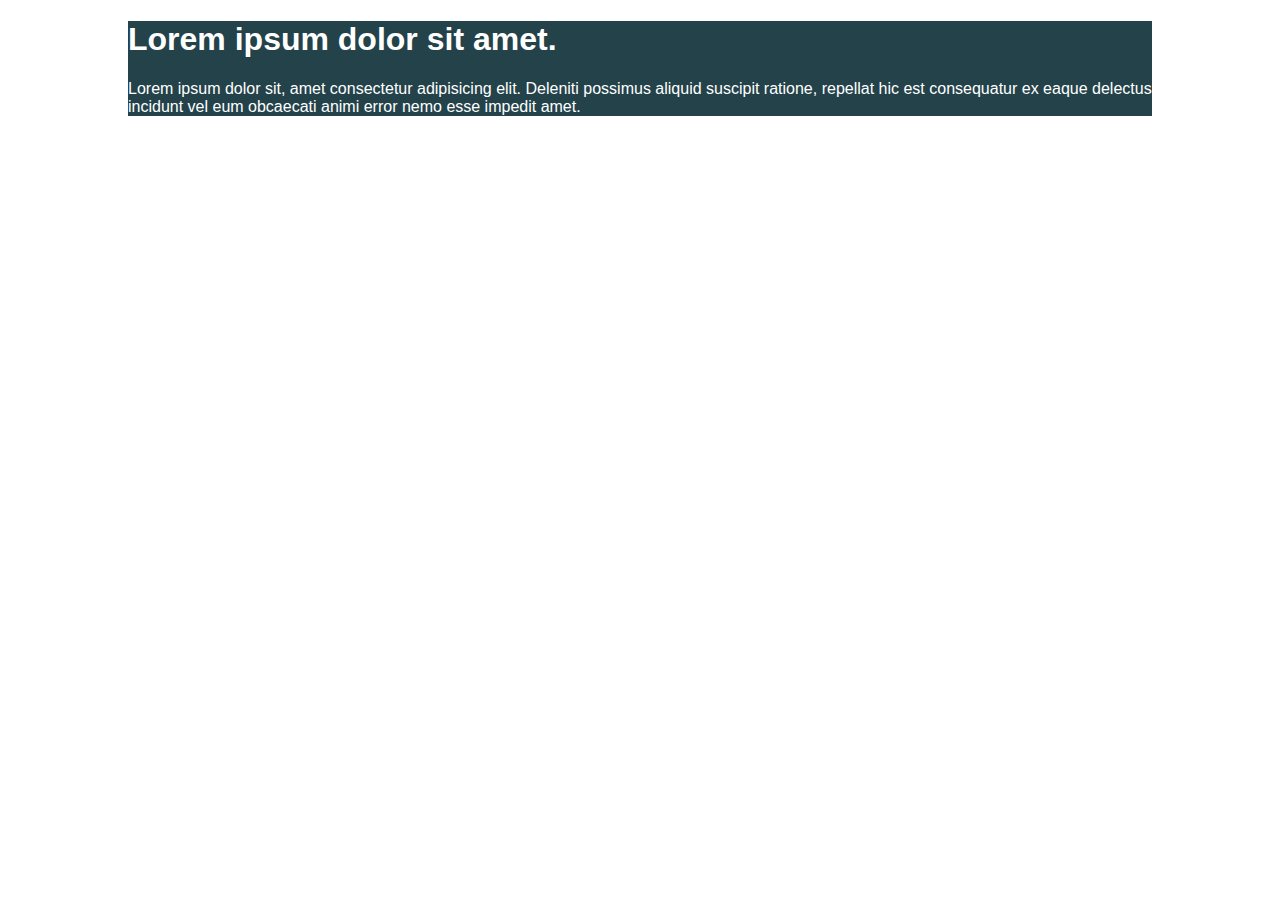
<file: Day 1/index.html>
<!DOCTYPE html>
<html lang="en">
<head>
    <meta charset="UTF-8">
    <meta name="viewport" content="width=device-width, initial-scale=1.0">
    <title>Day 1</title>
    <link rel="stylesheet" href="style.css">
</head>
<body>
    <div class="container">
        <h1>Lorem ipsum dolor sit amet.</h1>
        <p>Lorem ipsum dolor sit, amet consectetur adipisicing elit. Deleniti possimus aliquid suscipit ratione, repellat hic est consequatur ex eaque delectus incidunt vel eum obcaecati animi error nemo esse impedit amet.</p>
    </div>
</body>
</html>
</file>
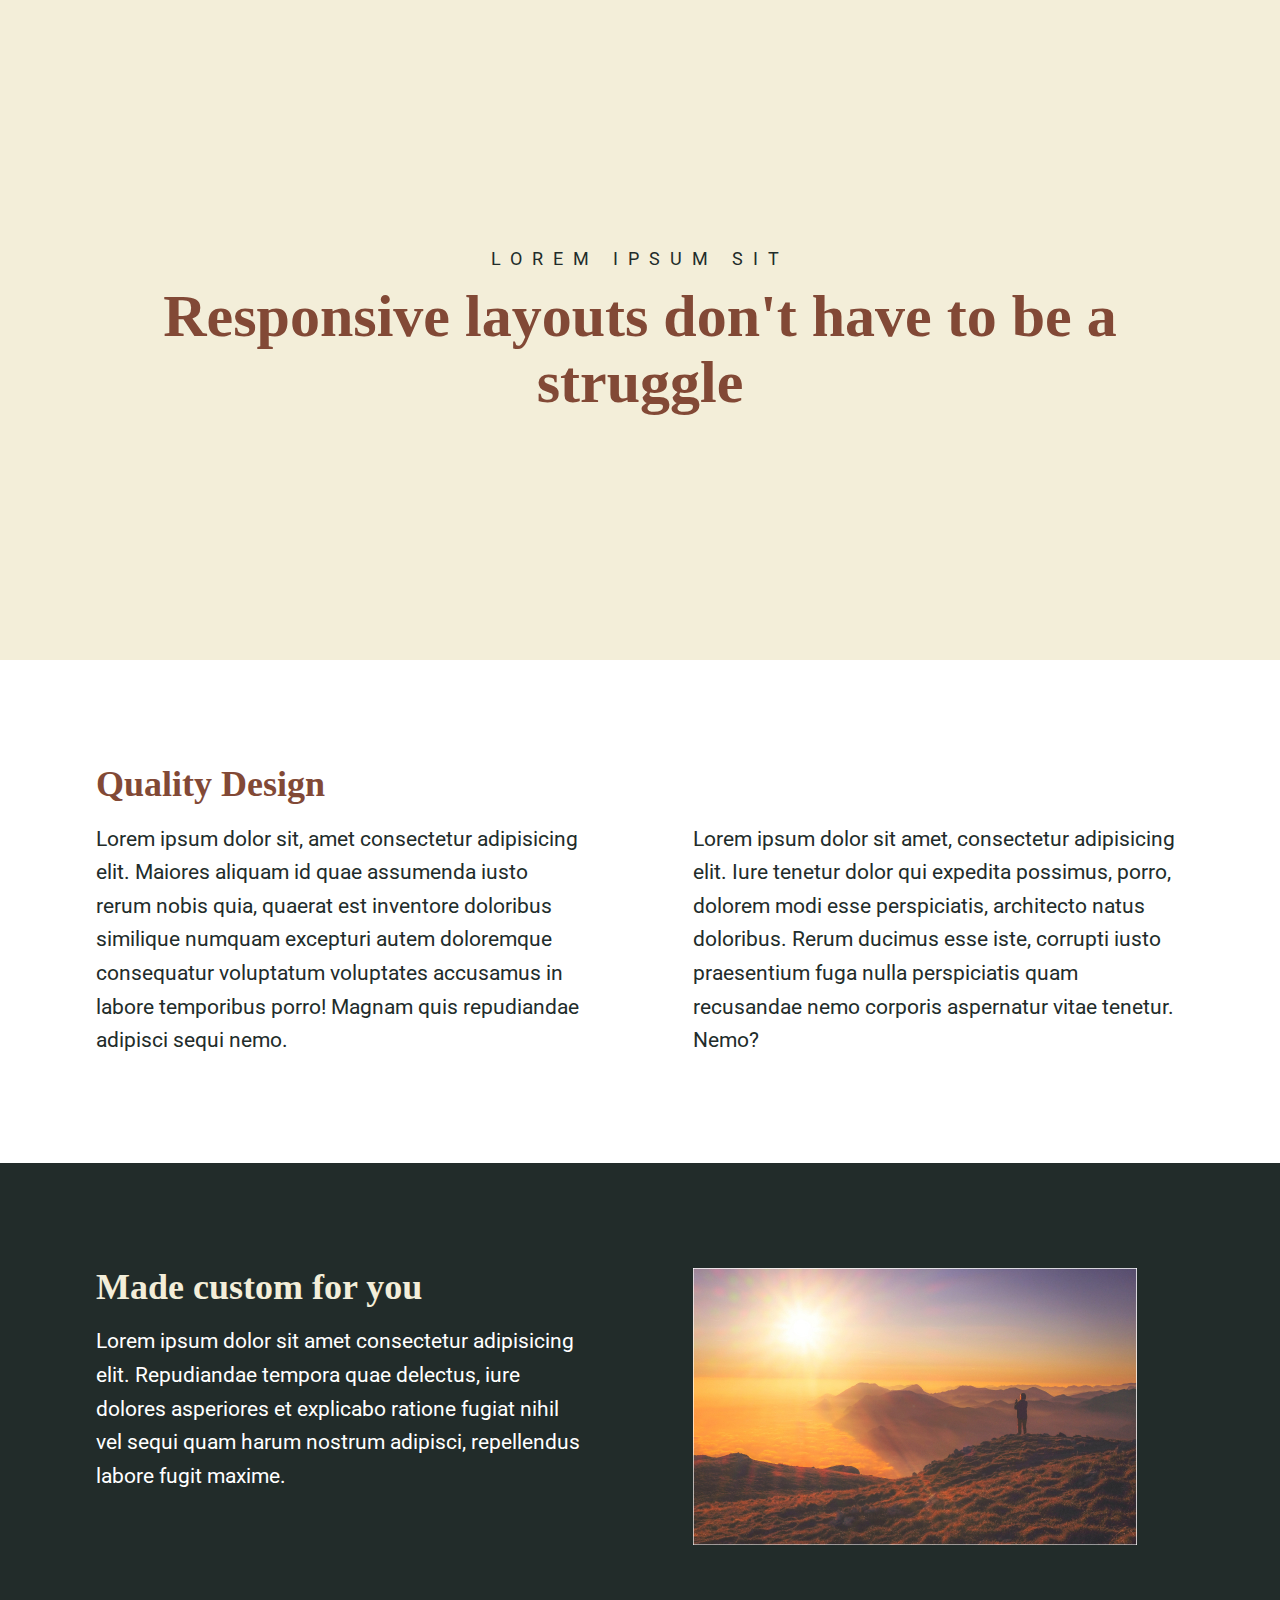
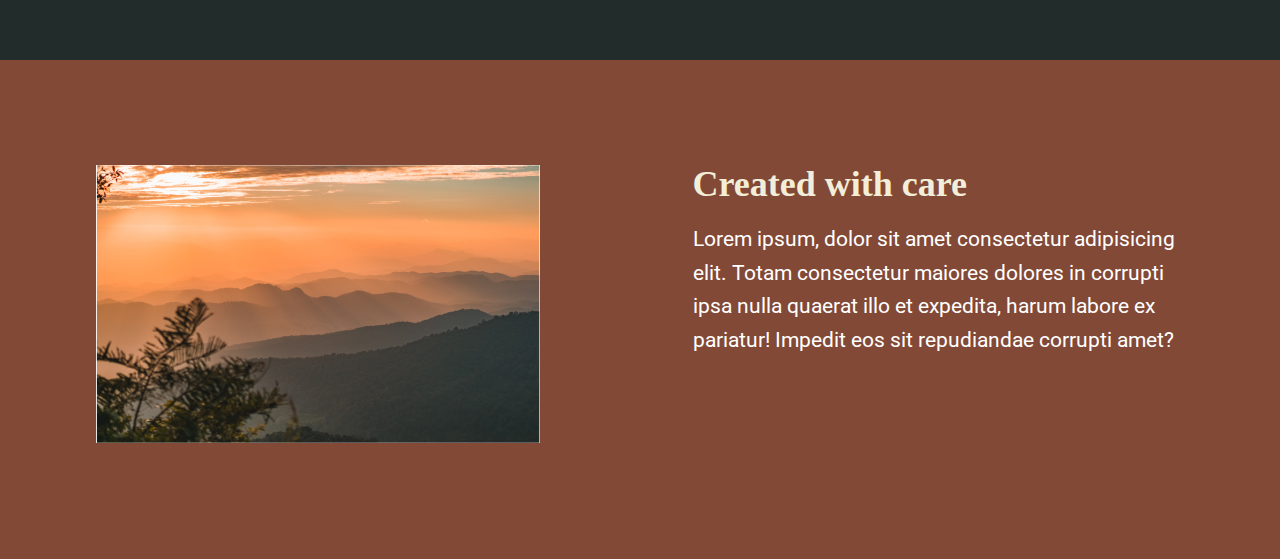
<file: Day 12/index.html>
<!DOCTYPE html>
<html lang="en">
<head>
    <meta charset="UTF-8">
    <meta name="viewport" content="width=device-width, initial-scale=1.0">
    <title>Conquering Responsiveness</title>
    <link rel="stylesheet" href="CSS/style.css">
</head>
<body>
    <section class="intro">
        <div class="container">
            <p class="intro__text">lorem ipsum sit</p>
            <h1 class="intro__title">Responsive layouts don't have to be a struggle</h1>
        </div>
    </section>

    <section class="section-two">
        <div class="container">
            <h2 class="section-title section-title--dark">Quality Design</h2>
            <div class="row">
                <div class="col">
                    <p>Lorem ipsum dolor sit, amet consectetur adipisicing elit. Maiores aliquam id quae assumenda iusto rerum nobis quia, quaerat est inventore doloribus similique numquam excepturi autem doloremque consequatur voluptatum voluptates accusamus in labore temporibus porro! Magnam quis repudiandae adipisci sequi nemo.</p>
                </div>
                <div class="col">
                    <p>Lorem ipsum dolor sit amet, consectetur adipisicing elit. Iure tenetur dolor qui expedita possimus, porro, dolorem modi esse perspiciatis, architecto natus doloribus. Rerum ducimus esse iste, corrupti iusto praesentium fuga nulla perspiciatis quam recusandae nemo corporis aspernatur vitae tenetur. Nemo?</p>
                </div>
            </div>
        </div>
    </section>

    <section class="section-three">
        <div class="container row">
            <div class="col">
                <h2 class="section-title">Made custom for you</h2>
                <p>Lorem ipsum dolor sit amet consectetur adipisicing elit. Repudiandae tempora quae delectus, iure dolores asperiores et explicabo ratione fugiat nihil vel sequi quam harum nostrum adipisci, repellendus labore fugit maxime.</p>
            </div>
            <div class="col">
                <img src="images/image-01.jpg" alt="a sunset over the mountain">
            </div>
        </div>
    </section>

    <section class="section-four">
        <div class="container row">
            <div class="col">
                <img src="images/image-02.jpg" alt="a sunset over a mountain range with tree branches in the foreground">
            </div>
            <div class="col">
                <h2 class="section-title">Created with care</h2>
                <p>Lorem ipsum, dolor sit amet consectetur adipisicing elit. Totam consectetur maiores dolores in corrupti ipsa nulla quaerat illo et expedita, harum labore ex pariatur! Impedit eos sit repudiandae corrupti amet?</p>
            </div>
        </div>
    </section>

</body>
</html>
</file>
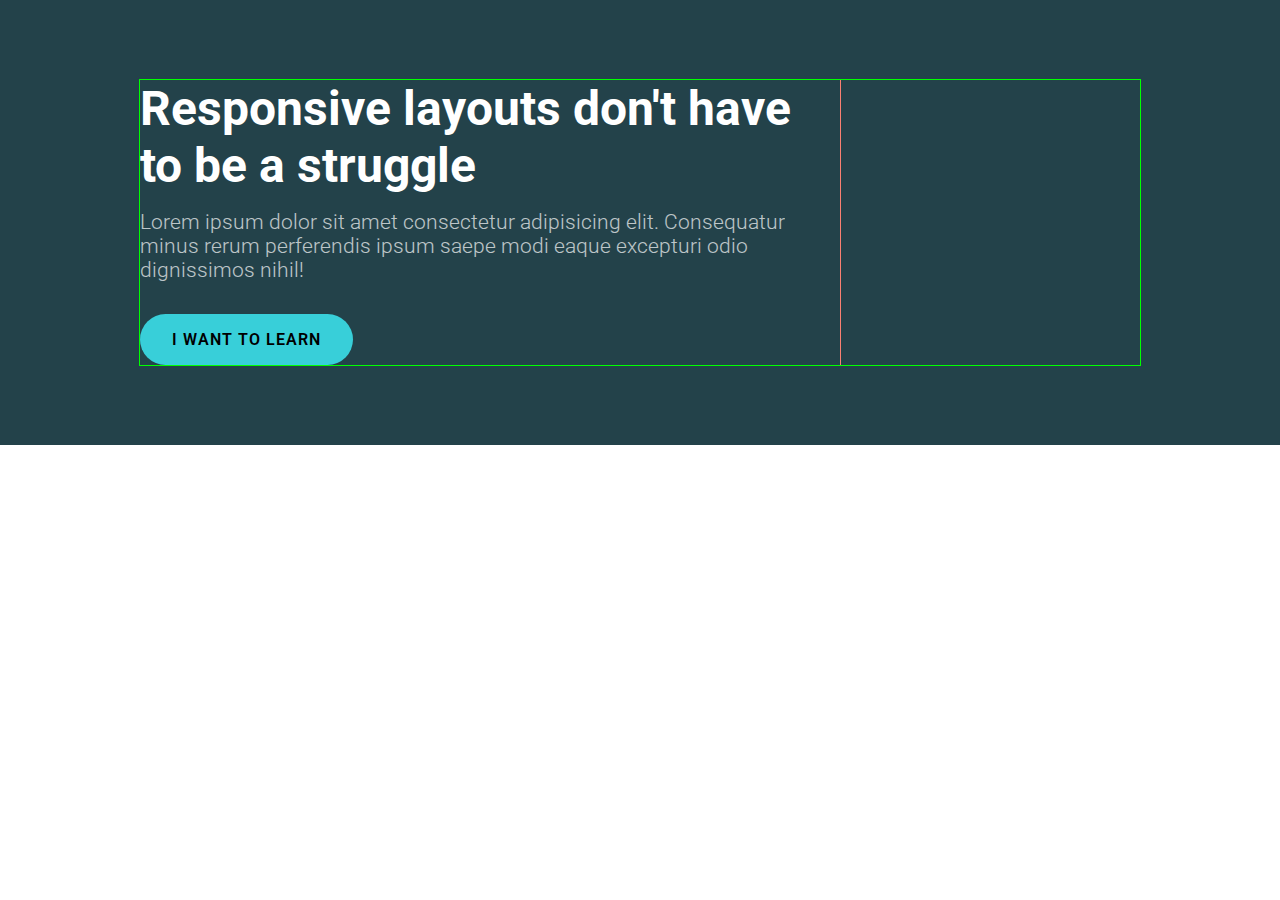
<file: Day 3/index.html>
<!DOCTYPE html>
<html lang="en">
<head>
    <meta charset="UTF-8">
    <meta name="viewport" content="width=device-width, initial-scale=1.0">
    <title>Challenge</title>
    <link rel="stylesheet" href="style.css">
</head>
<body>
    <div class="intro">
        <div class="container">
            <div class="hero-text">
                <h1>Responsive layouts don't have to be a struggle</h1>
                <p>Lorem ipsum dolor sit amet consectetur adipisicing elit. Consequatur minus rerum perferendis ipsum saepe modi eaque excepturi odio dignissimos nihil!</p>
                <a href="#" class="button">I want to learn</a>
            </div>
        </div>
    </div>
</body>
</html>
</file>
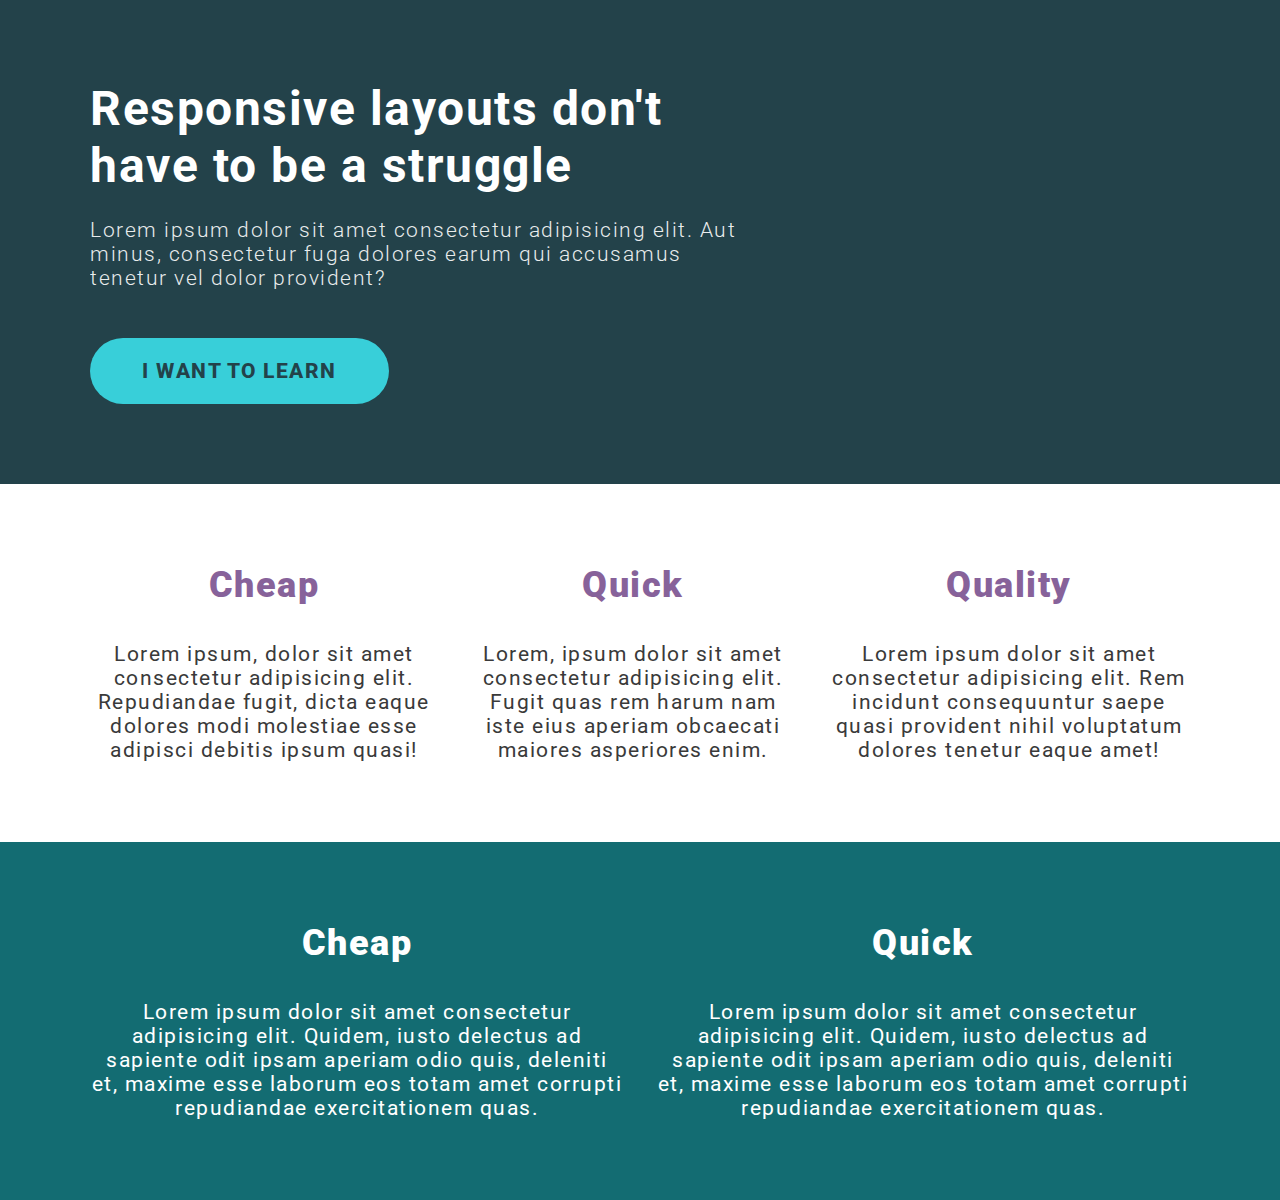
<file: Day 8/index.html>
<!DOCTYPE html>
<html lang="en">
<head>
    <meta charset="UTF-8">
    <meta name="viewport" content="width=device-width, initial-scale=1.0">
    <title>Flexbox Basics</title>
    <link rel="stylesheet" href="style.css">
</head>
<body>
    <div class="hero">
        <div class="container">
            <div class="hero-text">
                <h1>Responsive layouts don't have to be a struggle</h1>
                <p>Lorem ipsum dolor sit amet consectetur adipisicing elit. Aut minus, consectetur fuga dolores earum qui accusamus tenetur vel dolor provident?</p>
                <a href="#" class="button">I want to learn</a>
            </div>
        </div>
    </div>

    <div class="flex-wrapper">
        <div class="container">
            <div class="row">
                <div class="col">
                    <h2>Cheap</h2>
                    <p>Lorem ipsum, dolor sit amet consectetur adipisicing elit. Repudiandae fugit, dicta eaque dolores modi molestiae esse adipisci debitis ipsum quasi!</p>
                </div>

                <div class="col">
                    <h2>Quick</h2>
                    <p>Lorem, ipsum dolor sit amet consectetur adipisicing elit. Fugit quas rem harum nam iste eius aperiam obcaecati maiores asperiores enim.</p>
                </div>

                <div class="col">
                    <h2>Quality</h2>
                    <p>Lorem ipsum dolor sit amet consectetur adipisicing elit. Rem incidunt consequuntur saepe quasi provident nihil voluptatum dolores tenetur eaque amet!</p>
                </div>
            </div>
        </div>
    </div>

    <div class="wrapper">
        <div class="container">
            <div class="row">
                <div class="col">
                    <h2>Cheap</h2>
                    <p>Lorem ipsum dolor sit amet consectetur adipisicing elit. Quidem, iusto delectus ad sapiente odit ipsam aperiam odio quis, deleniti et, maxime esse laborum eos totam amet corrupti repudiandae exercitationem quas.</p>
                </div>

                <div class="col">
                    <h2>Quick</h2>
                    <p>Lorem ipsum dolor sit amet consectetur adipisicing elit. Quidem, iusto delectus ad sapiente odit ipsam aperiam odio quis, deleniti et, maxime esse laborum eos totam amet corrupti repudiandae exercitationem quas.</p>
                </div>
            </div>
        </div>
    </div>
</body>
</html>
</file>
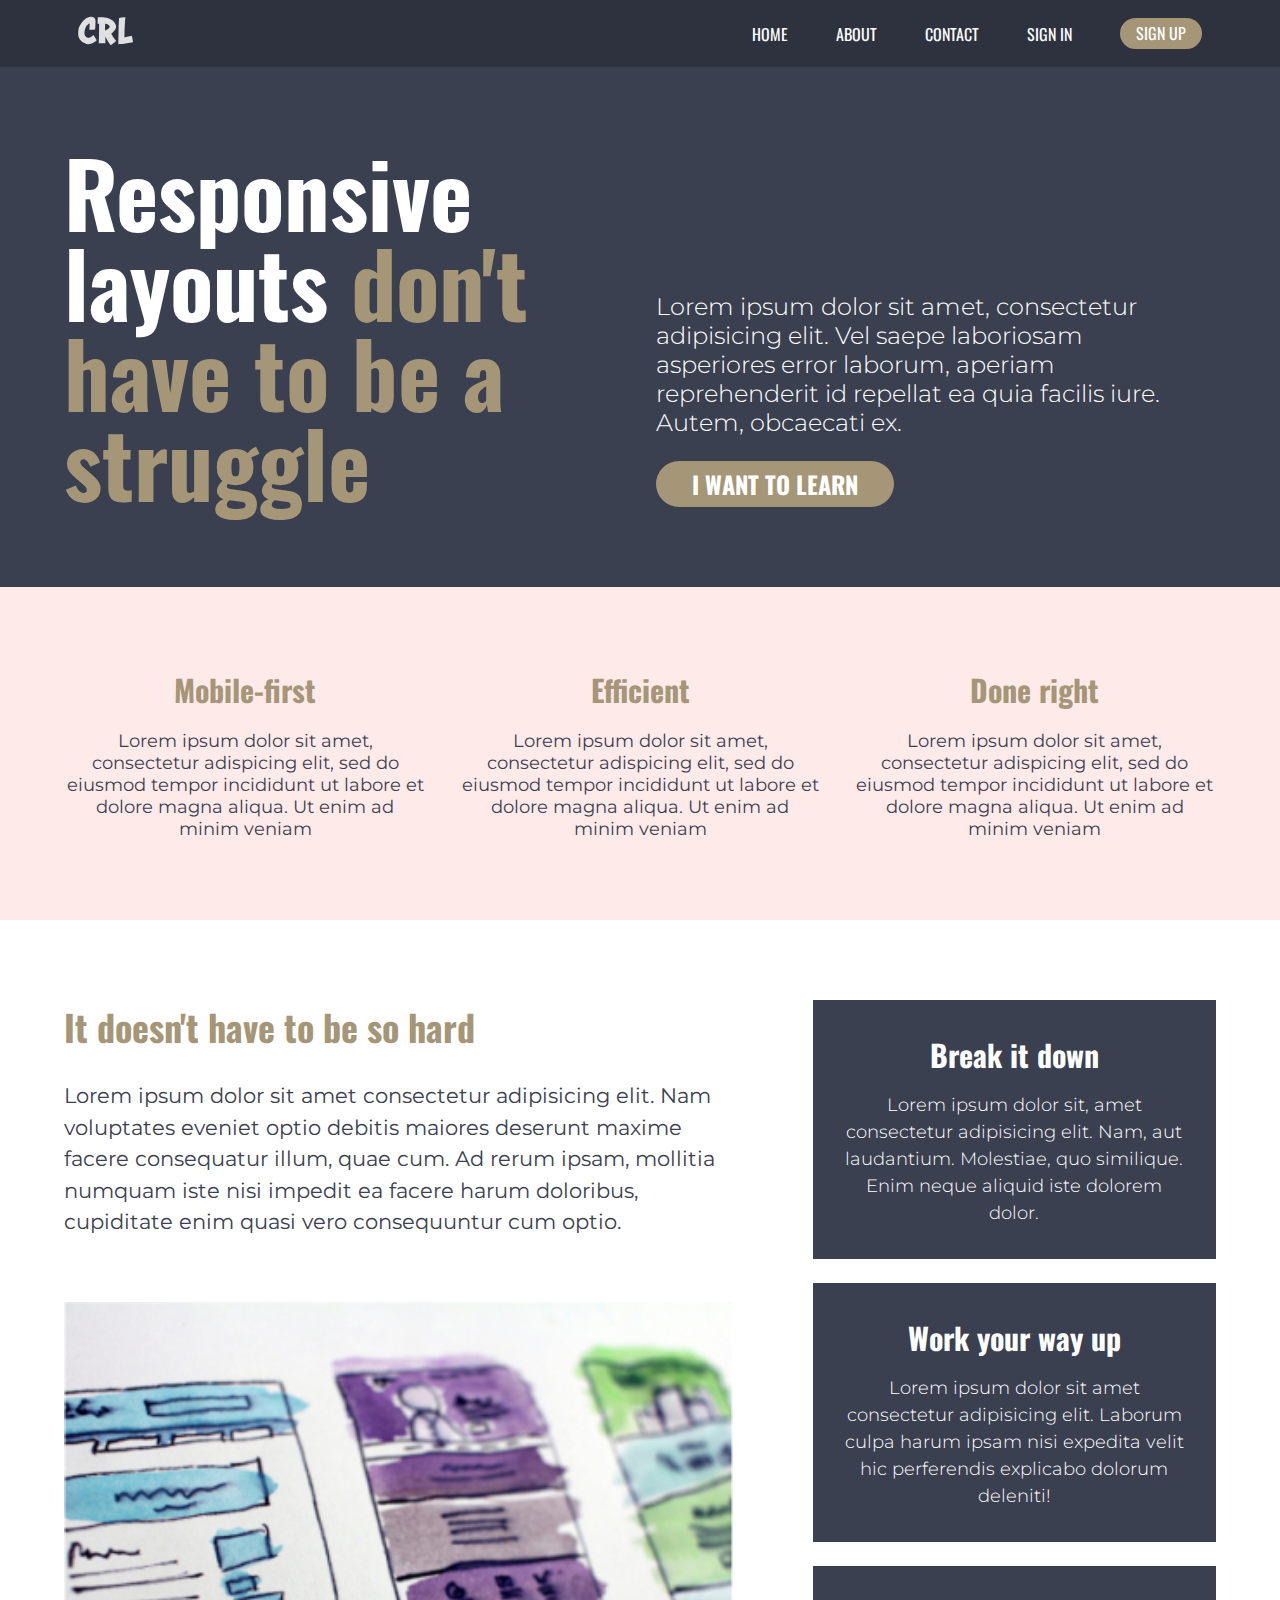
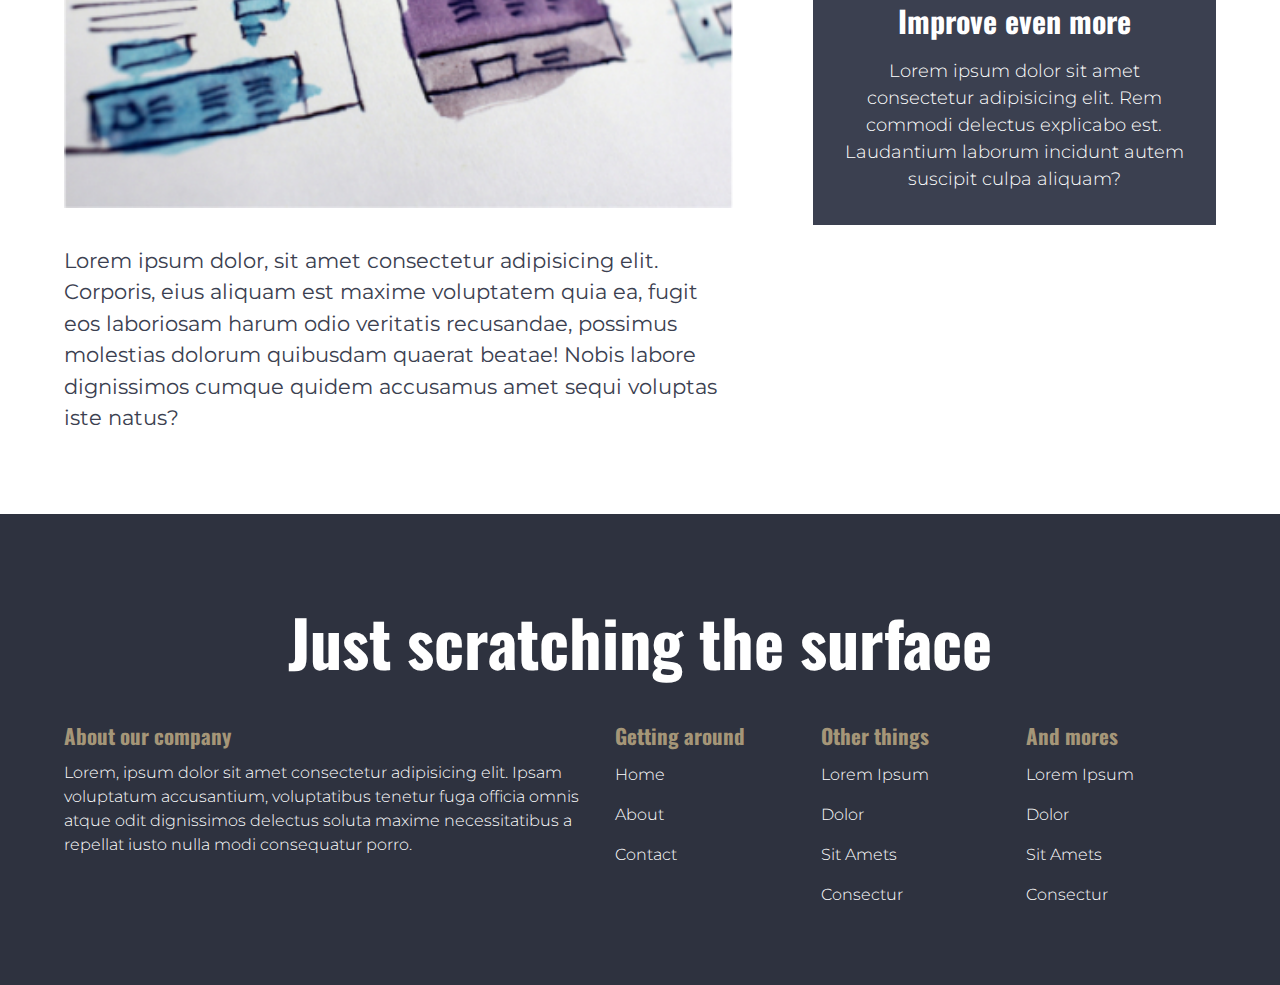
<file: Final Challenge/index.html>
<!DOCTYPE html>
<html lang="en">
<head>
    <meta charset="UTF-8">
    <meta name="viewport" content="width=device-width, initial-scale=1.0">
    <title>Responsive Layout Challenge</title>
    <link rel="stylesheet" href="CSS/style.css">
</head>
<body>
    <header class="header">
        <div class="wrapper">
            <div class="row gap">
                <div class="left__section">
                    <img src="images/logo.svg" alt="logo" class="logo">
                </div>
                <div class="right__section">
                    <ul class="nav-row">
                        <li><a href="#">Home</a></li>
                        <li><a href="#">About</a></li>
                        <li><a href="#">Contact</a></li>
                        <li><a href="#">Sign In</a></li>
                        <li><a href="#" class="signup">Sign up</a></li>   
                    </ul>
                </div>
            </div>
        </div>
    </header>
    <section class="section-one">
        <div class="wrapper row gap">
            <div class="col">
                <h1 class="title">Responsive layouts <span class="accent">don't have to be a struggle</span></h1>
            </div>
            <div class="col right">
                <p class="sub-title">Lorem ipsum dolor sit amet, consectetur adipisicing elit. Vel saepe laboriosam asperiores error laborum, aperiam reprehenderit id repellat ea quia facilis iure. Autem, obcaecati ex.</p>
                <h3 class="learn"> I want to learn</h3>
            </div>
        </div>
    </section>

    <section class="section-two">
        <div class="wrapper row">
            <div class="col1">
                <h4 class="secton-two__title">Mobile-first</h4>
                <p class="section-two__sub-title">Lorem ipsum dolor sit amet, consectetur adispicing elit, sed do eiusmod tempor incididunt ut labore et dolore magna aliqua. Ut enim ad minim veniam</p>
            </div>
            <div class="col2">
                <h4 class="secton-two__title">Efficient</h4>
                <p class="section-two__sub-title">Lorem ipsum dolor sit amet, consectetur adispicing elit, sed do eiusmod tempor incididunt ut labore et dolore magna aliqua. Ut enim ad minim veniam</p>
            </div>
            <div class="col3">
                <h4 class="secton-two__title">Done right</h4>
                <p class="section-two__sub-title">Lorem ipsum dolor sit amet, consectetur adispicing elit, sed do eiusmod tempor incididunt ut labore et dolore magna aliqua. Ut enim ad minim veniam</p>
            </div>
        </div>
    </section>

    <section class="section-three">
        <div class="wrapper">
            <div class="section-wrapper">
                <div class="left-section">
                    <h2 class="section__title">It doesn't have to be so hard</h2>
                    <p class="section__description">Lorem ipsum dolor sit amet consectetur adipisicing elit. Nam voluptates eveniet optio debitis maiores deserunt maxime facere consequatur illum, quae cum. Ad rerum ipsam, mollitia numquam iste nisi impedit ea facere harum doloribus, cupiditate enim quasi vero consequuntur cum optio.</p>
                    <img src="images/hero-img.jpg" alt="" class="wireframe">
                    <p class="section__description no-margin">Lorem ipsum dolor, sit amet consectetur adipisicing elit. Corporis, eius aliquam est maxime voluptatem quia ea, fugit eos laboriosam harum odio veritatis recusandae, possimus molestias dolorum quibusdam quaerat beatae! Nobis labore dignissimos cumque quidem accusamus amet sequi voluptas iste natus?</p>
                </div>
                <div class="right-section">
                    <div class="container">
                        <h2 class="container__title">Break it down</h2>
                        <p class="container__description">Lorem ipsum dolor sit, amet consectetur adipisicing elit. Nam, aut laudantium. Molestiae, quo similique. Enim neque aliquid iste dolorem dolor.</p>
                    </div>
                    <div class="container">
                        <h2 class="container__title">Work your way up</h2>
                        <p class="container__description">Lorem ipsum dolor sit amet consectetur adipisicing elit. Laborum culpa harum ipsam nisi expedita velit hic perferendis explicabo dolorum deleniti!</p>
                    </div>
                    <div class="container">
                        <h2 class="container__title">Improve even more</h2>
                        <p class="container__description">Lorem ipsum dolor sit amet consectetur adipisicing elit. Rem commodi delectus explicabo est. Laudantium laborum incidunt autem suscipit culpa aliquam?</p>
                    </div>
                </div>
            </div>
        </div>
    </section>

    <footer class="footer">
        <div class="wrapper">
            <div class="footer-section">
                <h1 class="footer-title">Just scratching the surface</h1>
                <div class="footer-wrapper">
                    <div class="footer-container">
                        <h3 class="footer-container__title">About our company</h3>
                        <p class="footer-container__description">Lorem, ipsum dolor sit amet consectetur adipisicing elit. Ipsam voluptatum accusantium, voluptatibus tenetur fuga officia omnis atque odit dignissimos delectus soluta maxime necessitatibus a repellat iusto nulla modi consequatur porro.</p>
                    </div>

                    <div class="footer-container">
                        <h3 class="footer-container__title">Getting around</h3>
                        <ul class="footer-row">
                            <li><a href="#">Home</a></li>
                            <li><a href="#">About</a></li>
                            <li><a href="#">Contact</a></li>
                        </ul>
                    </div>

                    <div class="footer-container">
                        <h3 class="footer-container__title">Other things</h3>
                        <ul class="footer-row">
                            <li><a href="#">Lorem ipsum</a></li>
                            <li><a href="#">Dolor</a></li>
                            <li><a href="#">sit amets</a></li>
                            <li><a href="#">consectur</a></li>
                        </ul>
                    </div>

                    <div class="footer-container">
                        <h3 class="footer-container__title">And mores</h3>
                        <ul class="footer-row">
                            <li><a href="#">Lorem ipsum</a></li>
                            <li><a href="#">Dolor</a></li>
                            <li><a href="#">sit amets</a></li>
                            <li><a href="#">consectur</a></li>
                        </ul>
                    </div>
                </div>
            </div>
        </div>
    </footer>
</body>
</html>
</file>
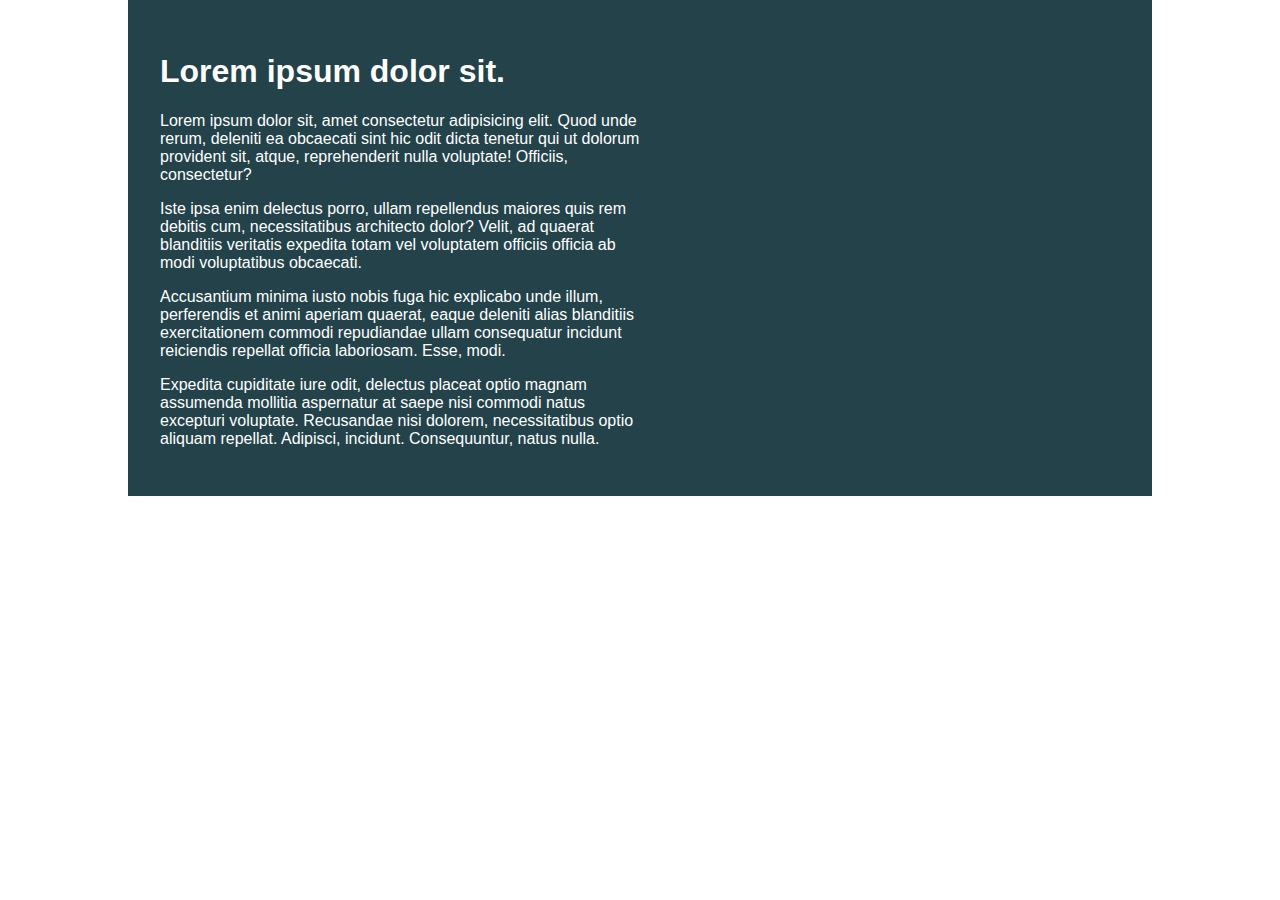
<file: Day 1/challenge01/index.html>
<!DOCTYPE html>
<html lang="en">

<head>
    <meta charset="UTF-8">
    <meta name="viewport" content="width=device-width, initial-scale=1.0">
    <title>Day 01</title>

    <link rel="stylesheet" href="style.css">
</head>

<body>
    <div class="container">
        <div class="intro-content">
            <h1>Lorem ipsum dolor sit.</h1>
            <p>Lorem ipsum dolor sit, amet consectetur adipisicing elit. Quod unde rerum, deleniti ea obcaecati sint hic
                odit dicta tenetur qui ut dolorum provident sit, atque, reprehenderit nulla voluptate! Officiis,
                consectetur?</p>
            <p>Iste ipsa enim delectus porro, ullam repellendus maiores quis rem debitis cum, necessitatibus architecto
                dolor? Velit, ad quaerat blanditiis veritatis expedita totam vel voluptatem officiis officia ab modi
                voluptatibus obcaecati.</p>
            <p>Accusantium minima iusto nobis fuga hic explicabo unde illum, perferendis et animi aperiam quaerat, eaque
                deleniti alias blanditiis exercitationem commodi repudiandae ullam consequatur incidunt reiciendis
                repellat officia laboriosam. Esse, modi.</p>
            <p>Expedita cupiditate iure odit, delectus placeat optio magnam assumenda mollitia aspernatur at saepe nisi
                commodi natus excepturi voluptate. Recusandae nisi dolorem, necessitatibus optio aliquam repellat.
                Adipisci, incidunt. Consequuntur, natus nulla.</p>
        </div>
    </div>
</body>

</html>
</file>
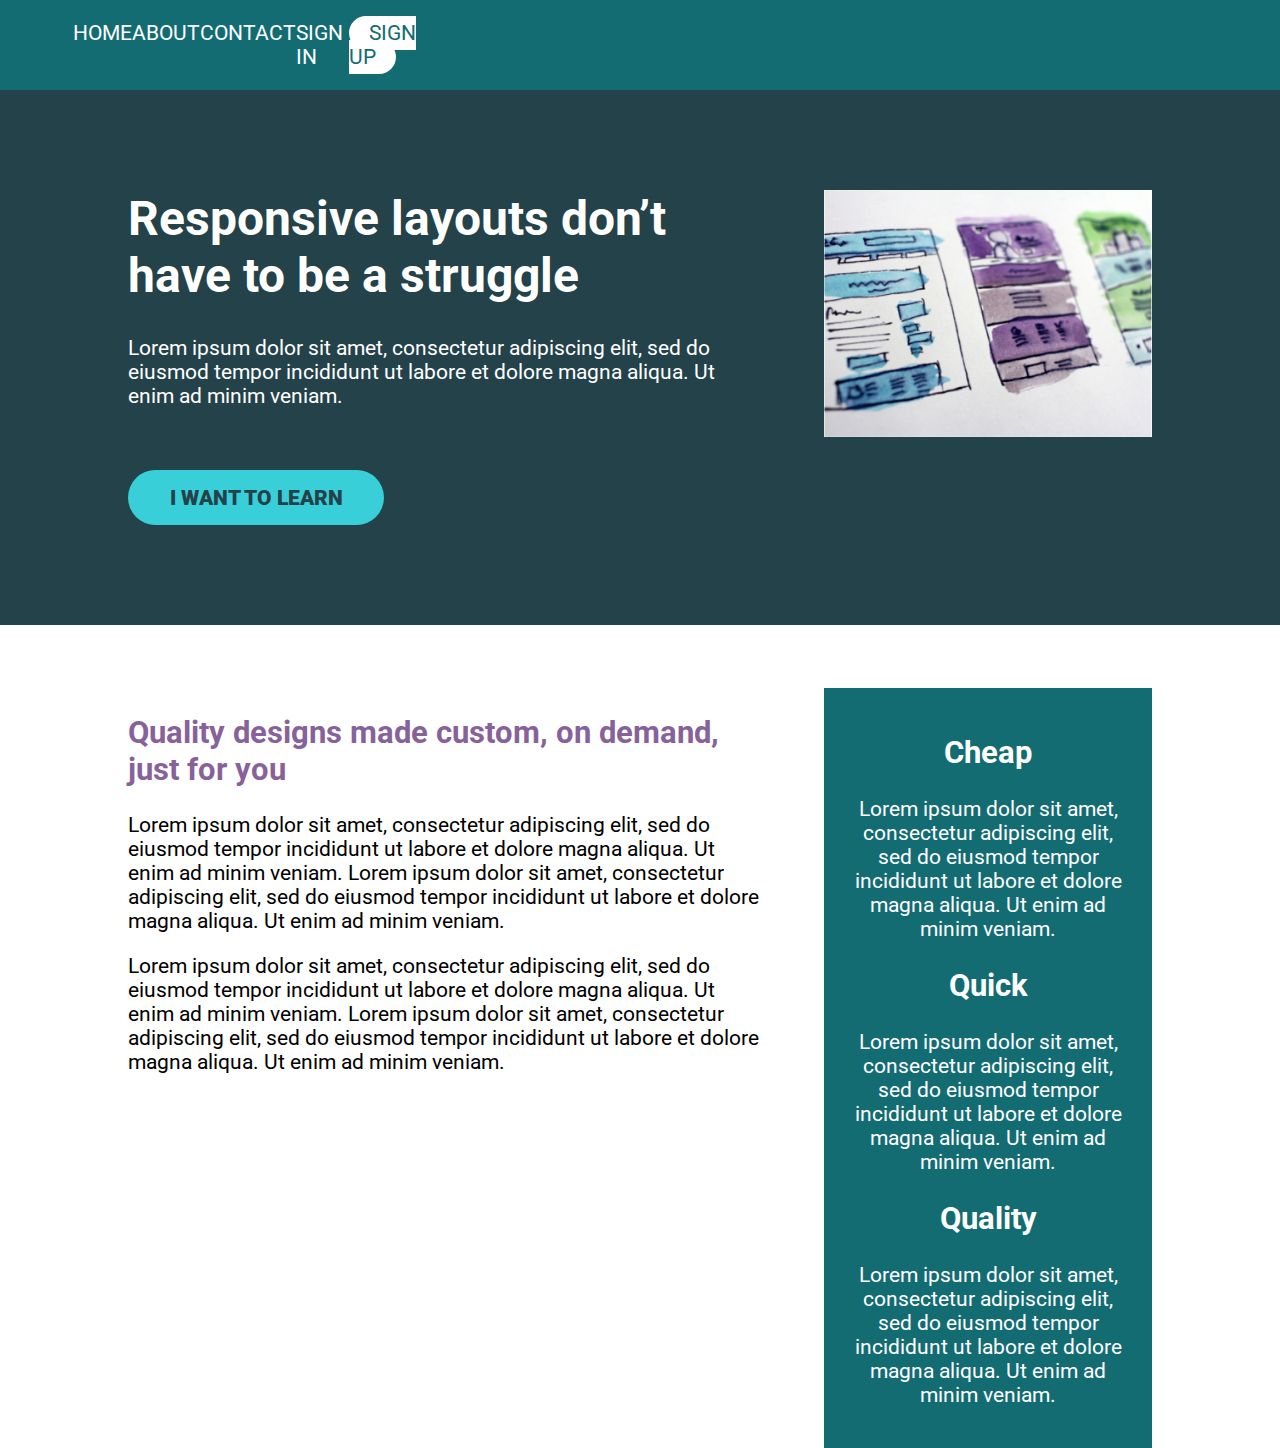
<file: Day 11/nav-challenge/index.html>
<!DOCTYPE html>
<html lang="en">
<head>
    <meta charset="UTF-8">
    <meta name="viewport" content="width=device-width, initial-scale=1.0">
    <title>Conquering Responsive Layouts</title>
    <link href="https://fonts.googleapis.com/css2?family=Roboto:wght@400;900&display=swap" rel="stylesheet"> 
    <link rel="stylesheet" href="style.css">
</head>
<body>
    <header>
        <nav class="nav">
            <ul class="nav__list">
                <li class="nav__item"><a href="#" class="nav__link">Home</a></li>
                <li class="nav__item"><a href="#" class="nav__link">About</a></li>
                <li class="nav__item"><a href="#" class="nav__link">Contact</a></li>
                <li class="nav__item"><a href="#" class="nav__link">Sign In</a></li>
                <li class="nav__item"><a href="#" class="nav__link nav__link--button">Sign up</a></li>
            </ul>
        </nav>
    </header>

    <section class="hero">
        <div class="container row">
            <div class="hero__text">
                <h1>Responsive layouts don’t have to be a struggle</h1>
                <p>Lorem ipsum dolor sit amet, consectetur adipiscing elit, sed do eiusmod tempor incididunt ut labore et dolore magna aliqua. Ut enim ad minim veniam.</p>
                <a href="#" class="btn">I want to learn</a>
            </div>
            <img src="img/hero-img.jpg" alt="UX design sketches" class="hero__img">
        </div>
    </section> 

    <main class="main container row">
            <section class="primary-content">
                <h2 class="section-title">Quality designs made custom, on demand, just for you</h2>
                <p>Lorem ipsum dolor sit amet, consectetur adipiscing elit, sed do eiusmod tempor incididunt ut labore et dolore magna aliqua. Ut enim ad minim veniam. Lorem ipsum dolor sit amet, consectetur adipiscing elit, sed do eiusmod tempor incididunt ut labore et dolore magna aliqua. Ut enim ad minim veniam.</p>
                <p>Lorem ipsum dolor sit amet, consectetur adipiscing elit, sed do eiusmod tempor incididunt ut labore et dolore magna aliqua. Ut enim ad minim veniam. Lorem ipsum dolor sit amet, consectetur adipiscing elit, sed do eiusmod tempor incididunt ut labore et dolore magna aliqua. Ut enim ad minim veniam.</p>
            </section>
            <aside class="sidebar">
                <h2 class="sidebar-title">Cheap</h2>
                <p>Lorem ipsum dolor sit amet, consectetur adipiscing elit, sed do eiusmod tempor incididunt ut labore et dolore magna aliqua. Ut enim ad minim veniam.</p>

                <h2 class="sidebar-title">Quick</h2>
                <p>Lorem ipsum dolor sit amet, consectetur adipiscing elit, sed do eiusmod tempor incididunt ut labore et dolore magna aliqua. Ut enim ad minim veniam.</p>

                <h2 class="sidebar-title">Quality</h2>
                <p>Lorem ipsum dolor sit amet, consectetur adipiscing elit, sed do eiusmod tempor incididunt ut labore et dolore magna aliqua. Ut enim ad minim veniam.</p>
            </aside>
    </main>

    

</body>
</html>
</file>
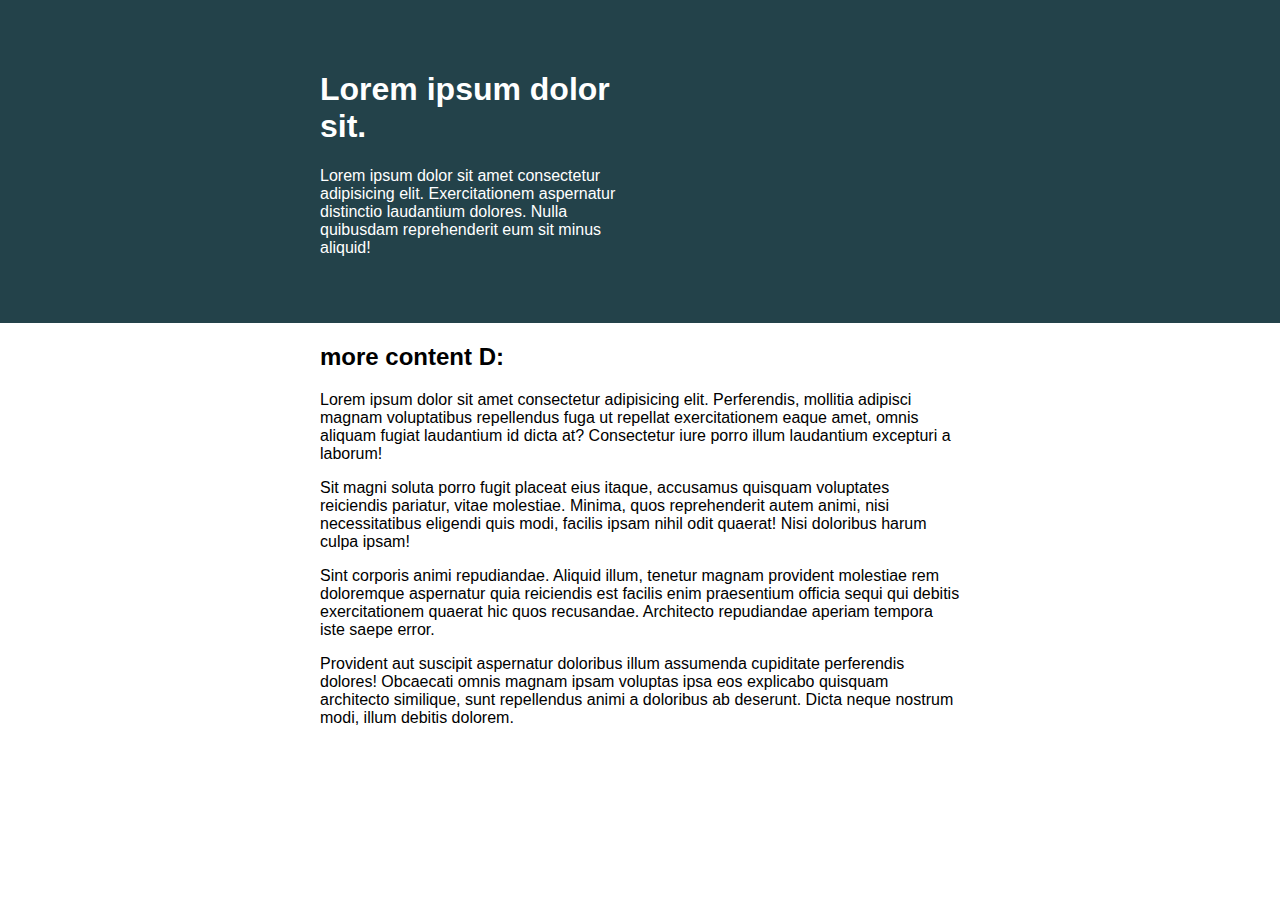
<file: Day 2/challenge02/index.html>
<!DOCTYPE html>
<html lang="en">
<head> 
    <meta charset="UTF-8">
    <meta name="viewport" content="width=device-width, initial-scale=1.0">
    <title>Day 01</title>
 
    <link rel="stylesheet" href="style.css">
</head>
<body>

    <div class="container">
        <div class="intro-content">
            <div class="half">
                <h1>Lorem ipsum dolor sit.</h1>
                <p>Lorem ipsum dolor sit amet consectetur adipisicing elit. Exercitationem aspernatur distinctio laudantium dolores. Nulla quibusdam reprehenderit eum sit minus aliquid!</p>
            </div>
        </div>
    </div>

    <div class="intro-content half">
        <h2>more content D:</h2>
        <p>Lorem ipsum dolor sit amet consectetur adipisicing elit. Perferendis, mollitia adipisci magnam voluptatibus repellendus fuga ut repellat exercitationem eaque amet, omnis aliquam fugiat laudantium id dicta at? Consectetur iure porro illum laudantium excepturi a laborum!</p>
        <p>Sit magni soluta porro fugit placeat eius itaque, accusamus quisquam voluptates reiciendis pariatur, vitae molestiae. Minima, quos reprehenderit autem animi, nisi necessitatibus eligendi quis modi, facilis ipsam nihil odit quaerat! Nisi doloribus harum culpa ipsam!</p>
        <p>Sint corporis animi repudiandae. Aliquid illum, tenetur magnam provident molestiae rem doloremque aspernatur quia reiciendis est facilis enim praesentium officia sequi qui debitis exercitationem quaerat hic quos recusandae. Architecto repudiandae aperiam tempora iste saepe error.</p>
        <p>Provident aut suscipit aspernatur doloribus illum assumenda cupiditate perferendis dolores! Obcaecati omnis magnam ipsam voluptas ipsa eos explicabo quisquam architecto similique, sunt repellendus animi a doloribus ab deserunt. Dicta neque nostrum modi, illum debitis dolorem.</p>
    </div>

</body>
</html>
</file>
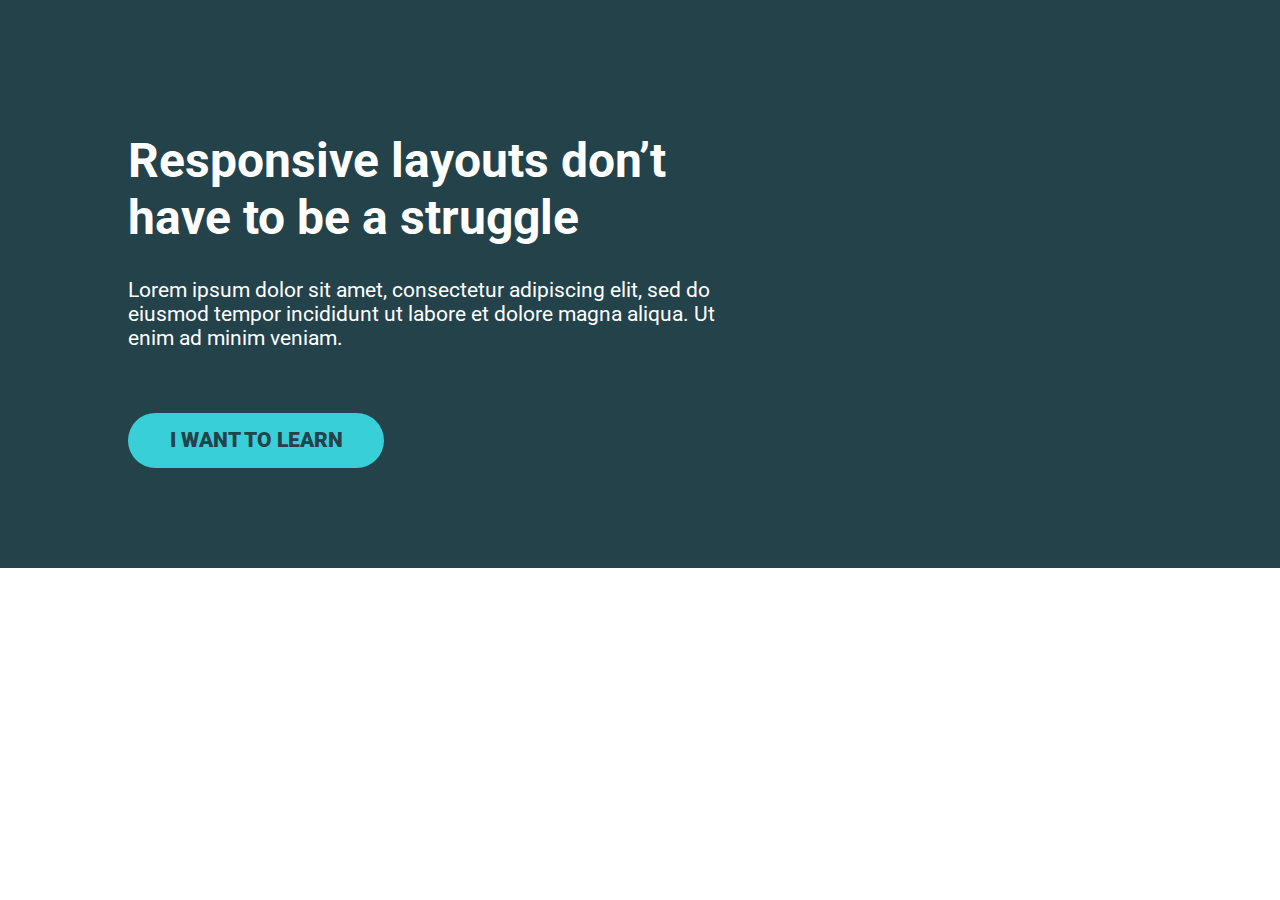
<file: Day 3/challenge-finished/02-1/index.html>
<!DOCTYPE html>
<html lang="en">
<head>
    <meta charset="UTF-8">
    <meta name="viewport" content="width=device-width, initial-scale=1.0">
    <title>Document</title>
    <link href="https://fonts.googleapis.com/css2?family=Roboto:wght@400;900&display=swap" rel="stylesheet"> 
    <link rel="stylesheet" href="style.css">
</head>
<body>
    <div class="hero">
        <div class="container">
            <div class="hero__text">
                <h1>Responsive layouts don’t have to be a struggle</h1>
                <p>Lorem ipsum dolor sit amet, consectetur adipiscing elit, sed do eiusmod tempor incididunt ut labore et dolore magna aliqua. Ut enim ad minim veniam.</p>
                <a href="#" class="btn">I want to learn</a>
            </div>
        </div>
    </div>
</body>
</html>
</file>
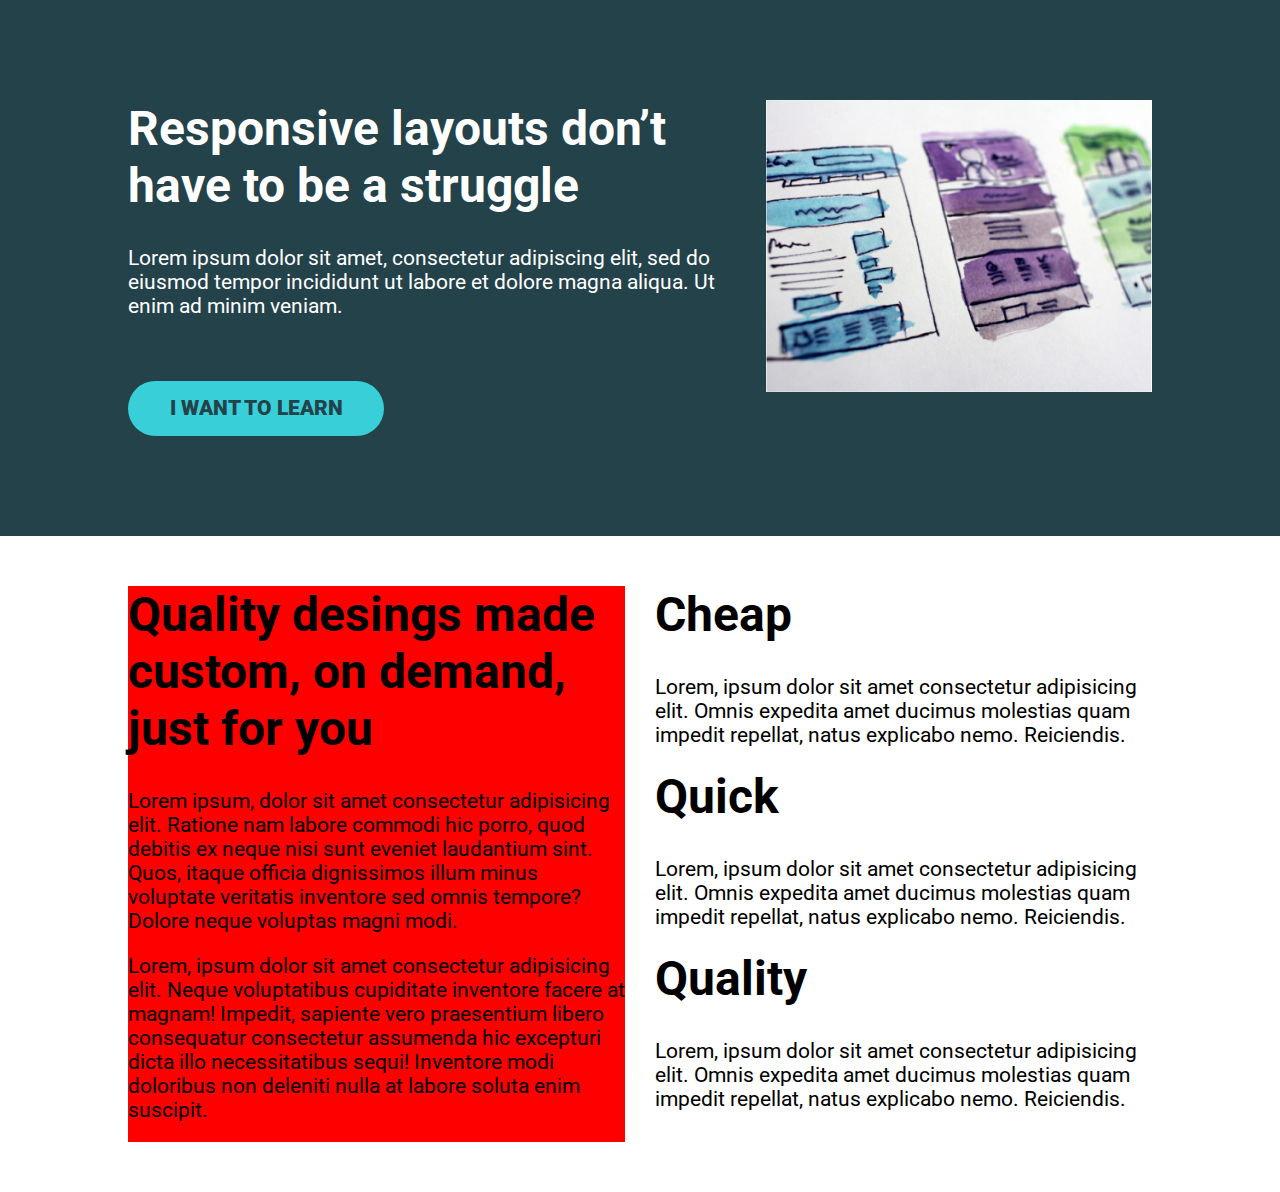
<file: Day 9/02-6 - challenge 2/02-6 - challenge 2/index.html>
<!DOCTYPE html>
<html lang="en">
<head>
    <meta charset="UTF-8">
    <meta name="viewport" content="width=device-width, initial-scale=1.0">
    <title>Conquering Rsponsive Layouts</title>
    <link href="https://fonts.googleapis.com/css2?family=Roboto:wght@400;900&display=swap" rel="stylesheet"> 
    <link rel="stylesheet" href="style.css">
</head>
<body>
    <div class="hero">
        <div class="container row">
            <div class="hero__text">
                <h1>Responsive layouts don’t have to be a struggle</h1>
                <p>Lorem ipsum dolor sit amet, consectetur adipiscing elit, sed do eiusmod tempor incididunt ut labore et dolore magna aliqua. Ut enim ad minim veniam.</p>
                <a href="#" class="btn">I want to learn</a>
            </div>
            <div class="hero-image">
                <img src="img/hero-img.jpg" alt="" class="image">
            </div>
        </div>
    </div> 

    <section class="content">
        <div class="container row">
            <div class="col">
                <h1>Quality desings made custom, on demand, just for you</h1>
                <p>Lorem ipsum, dolor sit amet consectetur adipisicing elit. Ratione nam labore commodi hic porro, quod debitis ex neque nisi sunt eveniet laudantium sint. Quos, itaque officia dignissimos illum minus voluptate veritatis inventore sed omnis tempore? Dolore neque voluptas magni modi.</p>
                <p>
                    Lorem, ipsum dolor sit amet consectetur adipisicing elit. Neque voluptatibus cupiditate inventore facere at magnam! Impedit, sapiente vero praesentium libero consequatur consectetur assumenda hic excepturi dicta illo necessitatibus sequi! Inventore modi doloribus non deleniti nulla at labore soluta enim suscipit.
                </p>
            </div>

            <div class="col">
                <div class="wrapper">
                    <h1 class="title">Cheap</h1>
                    <p>Lorem, ipsum dolor sit amet consectetur adipisicing elit. Omnis expedita amet ducimus molestias quam impedit repellat, natus explicabo nemo. Reiciendis.</p>
                </div>

                <div class="wrapper">
                    <h1 class="title">Quick</h1>
                    <p>Lorem, ipsum dolor sit amet consectetur adipisicing elit. Omnis expedita amet ducimus molestias quam impedit repellat, natus explicabo nemo. Reiciendis.</p>
                </div>

                <div class="wrapper">
                    <h1 class="title">Quality</h1>
                    <p>Lorem, ipsum dolor sit amet consectetur adipisicing elit. Omnis expedita amet ducimus molestias quam impedit repellat, natus explicabo nemo. Reiciendis.</p>
                </div>

                
            </div>
        </div>
    </section>

    

</body>
</html>
</file>
<file: Day 1/style.css>
* {
    box-sizing: border-box;
}

body {
    margin: 0;
    font-family: sans-serif;
}

.container {
    background-color: #23424A;
    color: white;
    width: 80%;
    margin: 0 auto;
}
</file>
<file: Day 12/CSS/style.css>
@import url('https://fonts.googleapis.com/css2?family=Roboto:ital,wght@0,100;0,300;0,400;0,500;0,700;0,900;1,100;1,300;1,400;1,500;1,700;1,900&display=swap');

@import url('https://fonts.googleapis.com/css2?family=Playfair+Display:ital,wght@0,400..900;1,400..900&display=swap');

*, *::before, *::after {
    margin: 0;
    padding: 0;
    box-sizing: border-box;
}

:root {
    --hero-bg: #F3EED9;
    --primary-bg: #222c2a;
    --secondary-bg: #824936;
}

img {
    max-width: 100%;
}

body {
    font-family: 'Roboto', sans-serif;
    font-size: 1.3125rem;
    line-height: 1.6;
    color: var(--primary-bg);
}

h1, h2 {
    font-family: 'Playfair-Display', serif;
    font-weight: 900;
    line-height: 1.1;
}

section + section {
    padding: 5em 0;
}

.container {
    width: 85%;
    margin: 0 auto;
    max-width: 1128px;
}

.section-title {
    font-size: 2.25rem;
    color: var(--hero-bg);
    margin-bottom: .5em;
}

.section-title--dark {
    color: var(--secondary-bg);
}

.intro {
    background: var(--hero-bg);
    padding: 10em 0;
    text-align: center;
    color: var(--secondary-bg);
    min-height: 660px;
    display: flex;
    align-items: center;
}

.intro__text {
    text-transform: uppercase;
    font-size: 1.125rem;
    letter-spacing: 10px;
    color: var(--primary-bg);
    margin-bottom: .5em;
}

.intro__title {
    font-size: 3rem;
}

.section-three {
    background-color: var(--primary-bg);
    color: #fff;
}

.section-four {
    background-color: var(--secondary-bg);
    color: #fff;
}

@media (min-width: 800px) {
    .row {
        display: flex;
        gap: 5em;
    }

    .col {
        flex: 1;
    }

    .intro__title {
        font-size: 3.75rem;
    }
}
</file>
<file: Day 3/style.css>
@import url('https://fonts.googleapis.com/css2?family=Roboto:ital,wght@0,100;0,300;0,400;0,500;0,700;0,900;1,100;1,300;1,400;1,500;1,700;1,900&display=swap');

:root {
    --background-clr: #23424A;
    --text-clr: #136C72;
    --button-clr: #38CFD9;
    --black: 48px;
    --regular: 21px;
}

* {
    margin: 0;
    padding: 0;
    box-sizing: border-box;
    font-family: "Roboto", sans-serif;
}

.intro {
    background-color: var(--background-clr);
    padding: 5em 0;
}

.container {
    color: white;
    width: 80%;
    outline: 1px solid lime;
    margin: 0 auto;
    max-width: 1000px;
}

h1 {
    font-size: var(--black);
    padding-bottom: 1rem;
}

p {
    font-size: var(--regular);
    opacity: 0.7;
    padding-bottom: 2rem;
    font-weight: 300;
}

.button {
    text-decoration: none;
    text-transform: uppercase;
    color: black;
    background-color: var(--button-clr);
    font-weight: 600;
    letter-spacing: 1px;
    padding: 1em 2em;
    display: inline-block;
    border-radius: 2em;
}

.hero-text {
    outline: 1px solid salmon;
    width: 70%;
}
</file>
<file: Day 8/style.css>
@import url('https://fonts.googleapis.com/css2?family=Roboto:ital,wght@0,100;0,300;0,400;0,500;0,700;0,900;1,100;1,300;1,400;1,500;1,700;1,900&display=swap');

:root {
    --background-clr: #23424A;
    --text-clr: #136C72;
    --button-clr: #38CFD9;
    --accent-clr: #87629A;
    --accent-clr-2: #3A3A3A;
}

*, *::before, *::after {
    box-sizing: border-box;
    margin: 0;
    padding: 0;
    font-family: "Roboto", sans-serif;
    letter-spacing: 1.5px;
}

.hero {
    background-color: var(--background-clr);
    color: #fff;
    padding: 5em 0;
}

.container {
    margin: 0 auto;
    width: 90%;
    max-width: 1100px;
}

.hero-text {
    width: 60%;
}

.hero-text h1 {
    font-size: 3rem;
    margin-bottom: 1.5rem;
}

.hero-text p {
    font-size: 1.3rem;
    font-weight: 300;
    opacity: 0.9;
    margin-bottom: 3rem;
}

.button {
    text-decoration: none;
    color: var(--background-clr);
    background-color: var(--button-clr);
    text-transform: uppercase;
    font-size: 1.3rem;
    font-weight: 800;
    padding: 1em 2.5em;
    display: inline-block;
    border-radius: 100px;
}

.row {
    display: flex;
    justify-content: space-between;
    gap: 2rem;
}

.flex-wrapper {
    padding: 5em 0;
}

.col {
    text-align: center;
}

.col h2 {
    color: var(--accent-clr);
    margin-bottom: 1em;
    font-size: 2.25rem;
    font-weight: 900;
}

.col p {
    color: var(--accent-clr-2);
    font-size: 1.3rem;
}

.wrapper {
    background-color: var(--text-clr);
    padding: 5em 0;
}

.wrapper .container .row .col > * {
    color: #fff;
}
</file>
<file: Final Challenge/CSS/style.css>
@import url('https://fonts.googleapis.com/css2?family=Oswald:wght@200..700&family=Roboto:ital,wght@0,100;0,300;0,400;0,500;0,700;0,900;1,100;1,300;1,400;1,500;1,700;1,900&display=swap');

@import url('https://fonts.googleapis.com/css2?family=Montserrat:ital,wght@0,100..900;1,100..900&display=swap');

:root {
    --dark: #2E323F;
    --grey: #3B4050;
    --light-grey: #6F737F;
    --white: #FFFFFF;
    --accent: #A59678;
}


*, *::before, *::after {
    margin: 0;
    padding: 0;
    box-sizing: border-box;
}

html {
    font-family: "Oswald", sans-serif;
}

img {
    max-width: 100%;
}

header {
    background-color: var(--dark);
    padding: 1em;
    font-size: 1.125;
}

a, li {
    text-decoration: none;
    list-style: none;
    color: var(--white);
    text-transform: uppercase;
}

.row {
    display: flex;
    justify-content: space-between;
    align-items: center;
}

.wrapper {
    width: 90%;
    max-width: 1200px;
    margin: 0 auto;
}

.nav-row {
    display: flex;
    gap: 3em;
}

.signup {
    padding: 0.2em 1em;
    background-color: var(--accent);
    border-radius: 50px;
}

.section-one {
    background-color: var(--grey);
    color: var(--white);
}

.title {
    font-size: 5.625rem;
    line-height: 1;
}

.sub-title {
    font-family: "Montserrat", sans-serif;
    width: 95%;
    font-size: 1.5rem;
    margin-bottom: 1em;
    font-weight: 300;
}

.accent {
    color: var(--accent);
}

.col {
    width: 100%;
}

.learn {
    background-color: var(--accent);
    display: inline-block;
    text-transform: uppercase;
    font-size: 1.5rem;
    padding: 0.2em 1.5em;
    border-radius: 50px;
}

.col + .col {
    align-self: flex-end;
}

.gap {
    gap: 2em;
}

section {
    padding: 5em 0;
}

.section-two {
    background-color: hsla(0, 100%, 94%, 0.671);
    text-align: center;
}

.section-two .wrapper {
    gap: 2em;
}

.secton-two__title{
    color: var(--accent);
    font-size: 1.875rem;
    margin-bottom: 0.6em;
}

.section-two__sub-title {
    font-family: "Montserrat", sans-serif;
    font-size: 1.125rem;
    color: var(--grey)
}

.section-wrapper {
    display: flex;
    gap: 5rem;
    justify-content: space-between;
}

.left-section {
    flex: 1;
}

.left-section .section__title {
    font-size: 2.25rem;
    color: var(--accent);
    margin-bottom: 0.75em;
}

.left-section img {
    width: 100%;
    margin-bottom: 2em;
    margin-top: 4em;
}

.left-section .section__description {
    font-size: 1.313rem;
    font-family: "Montserrat", sans-serif;
    line-height: 1.5;
    color: var(--grey);   
}

.right-section {
    width: 35%;
    display: flex;
    flex-direction: column;
    gap: 1.5em;
    text-align: center;
}

.container {
    color: var(--white);
    background-color: var(--grey);
    padding: 2em;
}

.container .container__title {
    font-size: 1.875rem;
    margin-bottom: .5em;
}

.container .container__description {
    font-family: "Montserrat", sans-serif;
    font-size: 1.125rem;
    font-weight: 300;
    line-height: 1.5;
}

.footer {
    background-color: var(--dark);
    padding: 5em 0;
}

.footer-title {
    text-align: center;
    font-size: 4rem;
    color: var(--white);
    margin-bottom: .5em;
}

.footer-wrapper {
    display: flex;
    gap: 1rem;
    align-items: flex-start;

}

.footer-container:first-child {
    flex-basis: 30%;
}

.footer-container {
    flex: 1;
    
}

.footer-container__title {
    color: var(--accent);
    font-size: 1.313rem;
    margin-bottom: .5em;
}

.footer-container__description {
    color: var(--white);
    font-family: "Montserrat", sans-serif;
    font-weight: 300;
    line-height: 1.5;
}

.footer-row {
    display: flex;
    gap: 1em;
    flex-direction: column;
}

.footer-row li a{
    font-family: "Montserrat", sans-serif;
    text-transform: capitalize;
    font-weight: 300;
    
}

@media (max-width: 700px) {

    .header {
        font-size: 0.9rem;
    }

    .section-one .row {
        flex-direction: column;
        text-align: center;
    }

    .section-one h1 {
        font-size: 3.5rem;
        margin-bottom: 0.5em;
    }

    .section-one .sub-title{
        font-size:  1rem ;
        margin-bottom: 2.5em;
    }

    .section-two .row {
        flex-direction: column;
    }

    .section-two .wrapper {
        width: 75%;
    }

    .section-wrapper {
        flex-direction: column;
        gap: 2.5rem;
    }

    .right-section {
        width: 100%;
    }
}

@media (min-width: 700px) {
    .section-wrapper {
        flex-direction: column;
    }

    .right-section {
        flex-direction: row;
        width: 100%;
    }
}

@media (min-width: 1000px) {
    .section-wrapper {
        flex-direction: row;
    }

    .right-section {
        flex-direction: column;
        width: 35%;
    }
}
</file>
<file: Day 1/challenge01/style.css>
/* INSTRUCTIONS
 *
 * 1) Limit the total width of
 *    the .intro-conent to about half
 *    of it's parent
 *
 * 2) Stop the text from overflowing
 *    out the bottom at small screen
 *    widths
 *
 * You may modify the HTML if needed
 *
 */

* {
  box-sizing: border-box;
}

body {
  margin: 0;
  font-family: sans-serif;
}

.container {
  background: #23424a;
  color: white;

  width: 80%;
  margin: 0 auto;

  padding: 2em;
}

.intro-content {
  width: 50%;
}
</file>
<file: Day 11/nav-challenge/style.css>
/* 
////// For this challenge ///////

- All text is in the text.md file

// Requirements
   1. Get all the navigation items next to one another
   2. Add a space between all the items
*/

*, *::before, *::after {
    box-sizing: border-box;
}

body {
    margin: 0;
    font-family: 'Roboto', sans-serif;
    font-size: 1.3rem;
}

img {
    max-width: 100%;
}

h1 {
    font-size: 3rem;
    margin-top: 0;
}

.section-title {
    color: #87629A;
}

.btn {
    display: inline-block;
    text-decoration: none;
    text-transform: uppercase; 
    color: #23424A;
    font-weight: 900;
    background-color: #38CFD9;
    padding: .75em 2em;
    border-radius: 100px;
}

.btn:hover,
.btn:focus {
    opacity: .75; 
}

.container {
    width: 80%;
    max-width: 1100px;
    margin: 0 auto;
}

.row {
    display: flex;
    justify-content: space-between;
}

.col {
    /* these are now flex items */
    width: 100%;
}

.col + .col {
    margin-left: 30px;
}


header {
    background: #136c72;
    padding: .5em 0;
}

.nav__list {
    margin: 0;
    padding: 0;
    list-style: none;
}

.nav__link {
    color: #fff;
    text-decoration: none;
    text-transform: uppercase;;
}

.nav__link--button {
    background: #fff;
    color: #136c72;
    padding: .25em 1em;
    border-radius: 10em;
}

.nav__link:hover {
    opacity: .75;
}


.hero {
    padding: 100px 0;
    background-color: #23424A;
    color: #FFF;
}

.hero__text { 
    width: 62%;
}

.hero__img {
    width: 32%;
    align-self: flex-start;
}

.hero p {
    margin-bottom: 3em;
}

.main {
    margin-top: 3em;
}

.primary-content {
    width: 62%;
}

.sidebar {
    width: 32%;
    padding: 1em;
    text-align: center;
    color: #fff;
    background-color: #136c72;
}

.nav__list {
    display: flex;
    padding: .5em;
    justify-content: space-between;
    width: 30%;
    margin: 0 3em;
}
</file>
<file: Day 2/challenge02/style.css>
/* INSTRUCTIONS
 *
 * 1) Keep the text inside .intro-content
 *    in the same place, but have the background
 *    extend from one side of the viewport
 *    to the other, no matter how wide or narrow
 *    the browser is.
 *
 * 2) Limit the maximum width of the text in the
 *    bottom area.
 *
 * You may modify the HTML if needed
 * (you probably should for this challenge)
 *
 */

* {
  box-sizing: border-box;
}

body {
  margin: 0;
  font-family: sans-serif;
}

.container {
  width: 100%;
  /* max-width: 750px; */
  /* margin: 0 auto; */
  background: #23424a;
  color: white;
  padding: 50px 0;
}

.intro-content {
  width: 50%;
  margin: 0 auto;
}

.half {
  width: 50%;
}
</file>
<file: Day 3/challenge-finished/02-1/style.css>
*, *::before, *::after {
    box-sizing: border-box;
}

body {
    margin: 0;
    font-family: 'Roboto', sans-serif;
    font-size: 1.3rem;
}

h1 {
    font-size: 3rem;
}

.container {
    width: 80%;
    max-width: 1100px;
    margin: 0 auto;
}

.hero {
    padding: 100px 0;
    background-color: #23424A;
    color: #FFF;
}

.hero__text {
    width: 60%;
}

.hero p {
    margin-bottom: 3em;
}

.btn {
    display: inline-block;
    text-decoration: none;
    text-transform: uppercase;
    color: #23424A;
    font-weight: 900;
    background-color: #38CFD9;
    padding: .75em 2em;
    border-radius: 100px;
}

.btn:hover,
.btn:focus {
    opacity: .75; 
}
</file>
<file: Day 9/02-6 - challenge 2/02-6 - challenge 2/style.css>
/* 
////// For this challenge ///////

- All text is in the text.md file

// Requirements
1. Refer to the design specs for the
   overall layout 
2. The image should line up with
   the sidebar in the section
   below

*/

*, *::before, *::after {
    box-sizing: border-box;
}

body {
    margin: 0;
    font-family: 'Roboto', sans-serif;
    font-size: 1.3rem;
}

img {
    max-width: 100%;
}

h1 {
    font-size: 3rem;
    margin-top: 0;
}

.container {
    width: 80%;
    max-width: 1100px;
    margin: 0 auto;
}

.row {
    /* display: flex => flex container */
    display: flex;
    justify-content: space-between;
    
    /* can't use yet */
    /* gap: 100px; */
}

.col {
    /* these are now flex items */
    width: 100%;
}

.col + .col {
    margin-left: 30px;
}

.hero {
    padding: 100px 0;
    background-color: #23424A;
    color: #FFF;
}

.hero__text { 
    width: 62%;
}

.hero__img {
    width: 32%;
    align-self: flex-start;
}

.hero p {
    margin-bottom: 3em;
}

.btn {
    display: inline-block;
    text-decoration: none;
    text-transform: uppercase; 
    color: #23424A;
    font-weight: 900;
    background-color: #38CFD9;
    padding: .75em 2em;
    border-radius: 100px;
}

.btn:hover,
.btn:focus {
    opacity: .75; 
}

.image {
    max-width: 100%;
}

.content {
    padding: 50px 0;
}

section .container .col:first-child {
    background-color: red;
    max-width: 62%;
}
</file>
